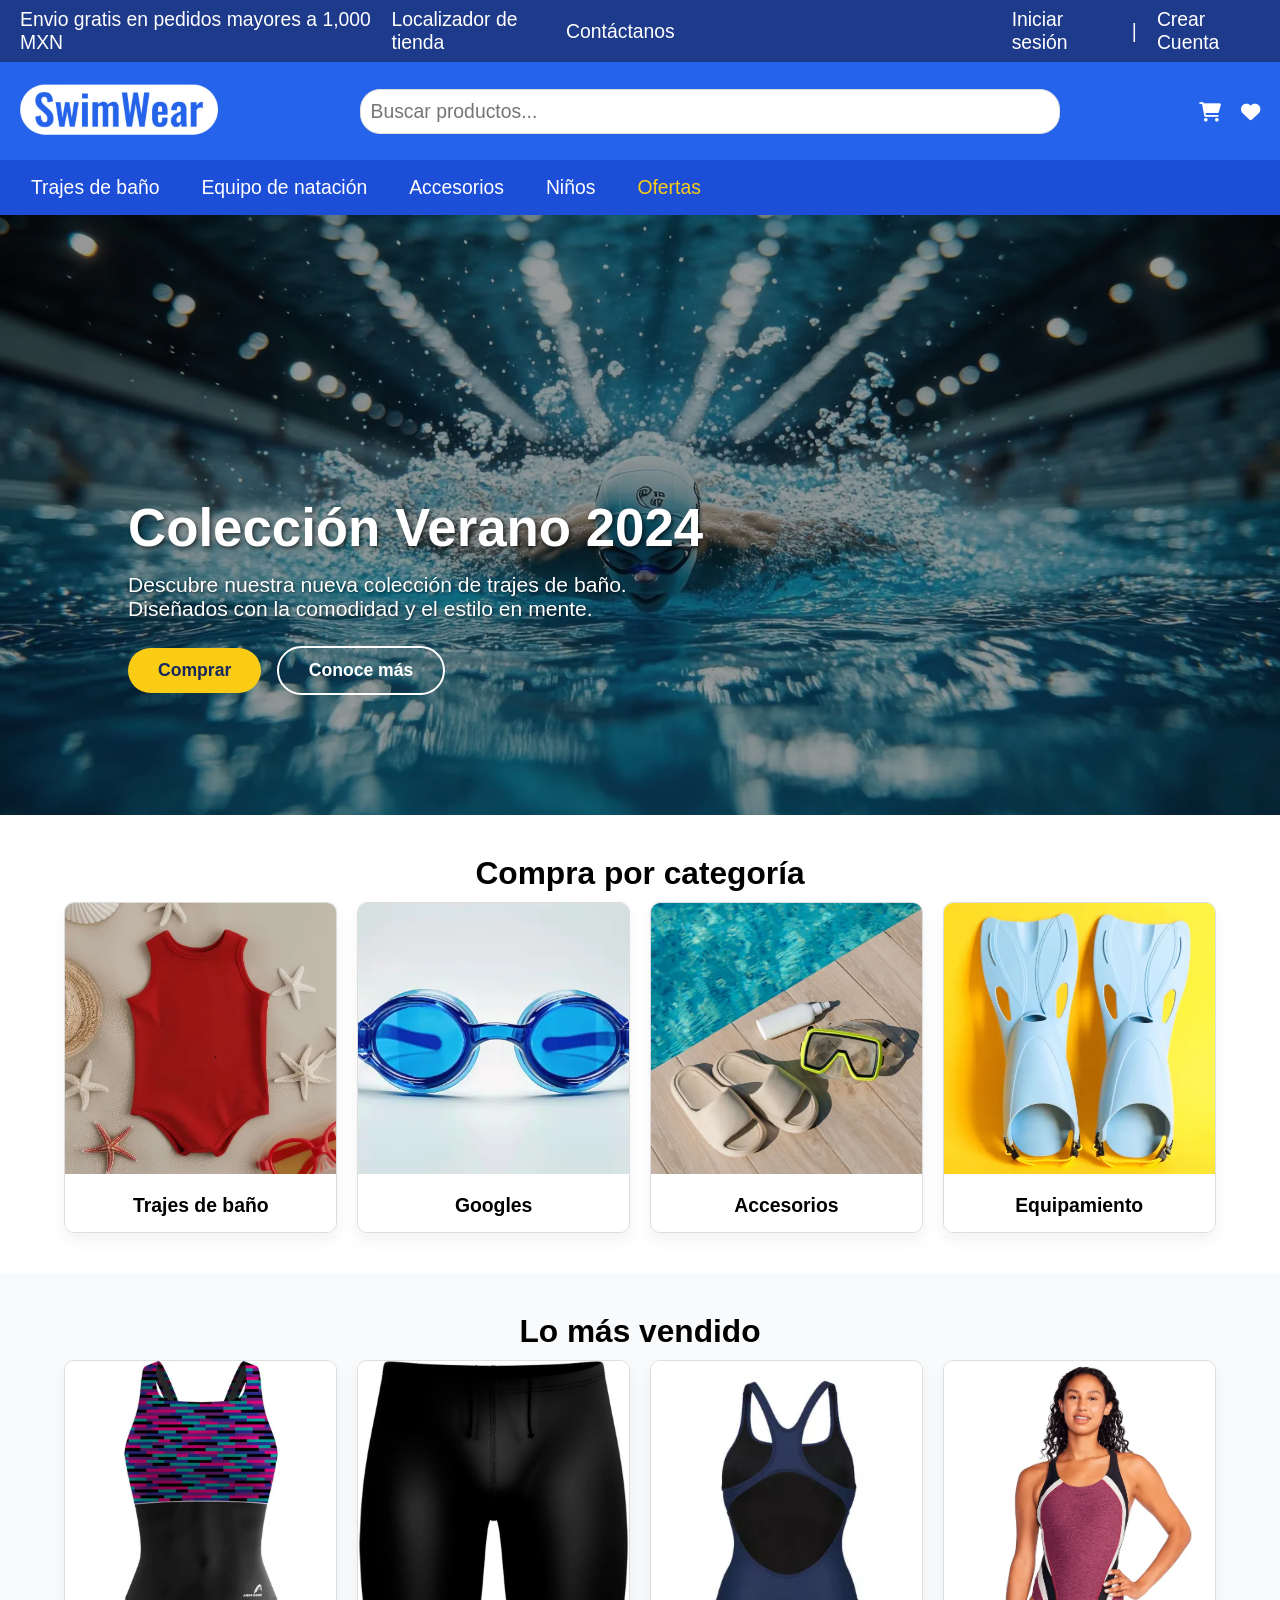
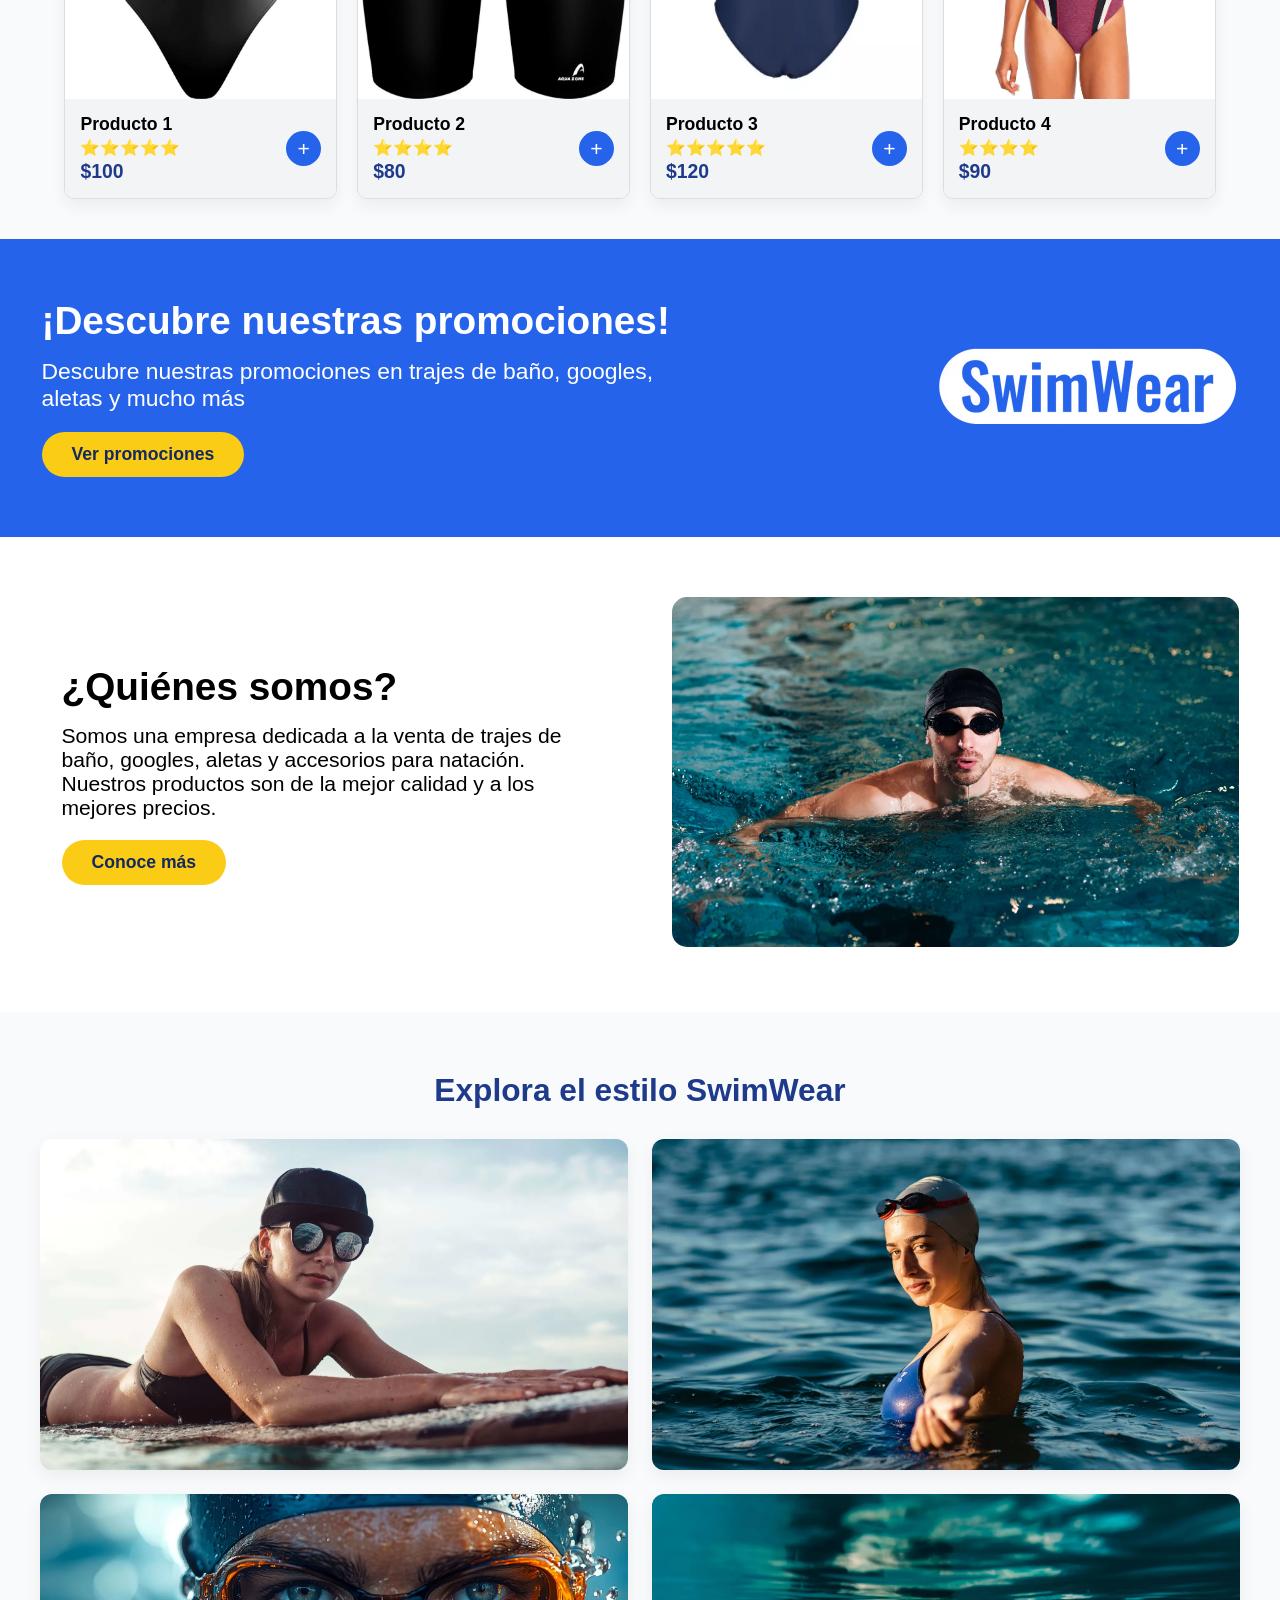
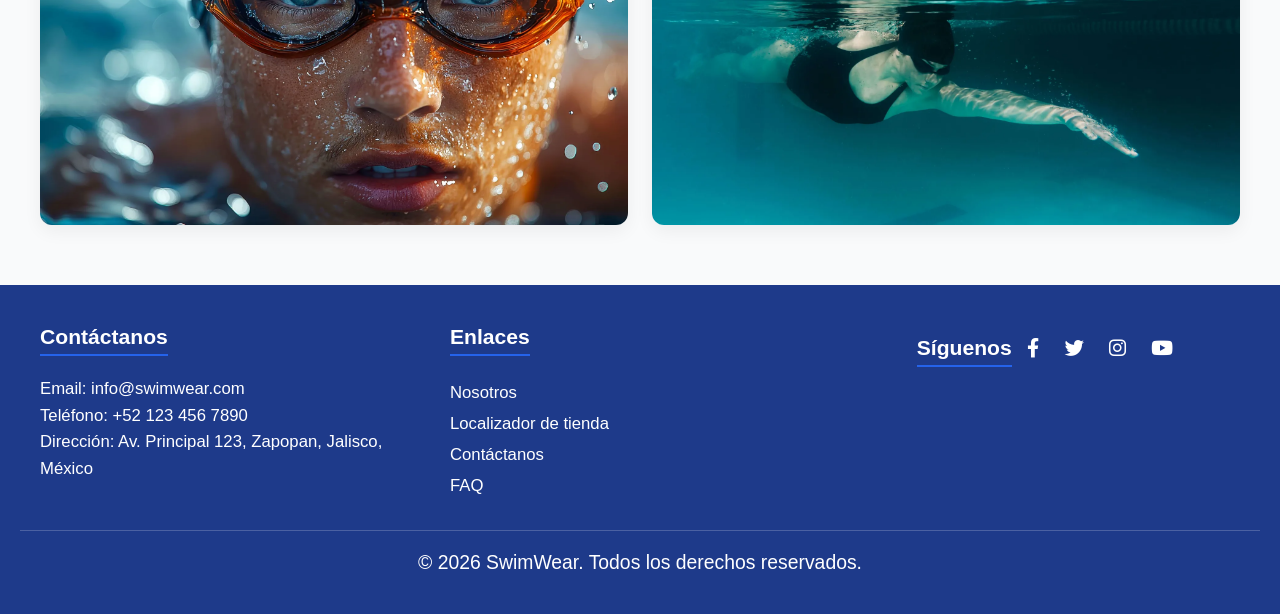
<file: index.html>
<!DOCTYPE html>
<html lang="es">

<head>
    <meta charset="UTF-8">
    <meta name="viewport" content="width=device-width, initial-scale=1.0">
    <title>SwimWear de INTEGRADORA </title>
    <link rel="stylesheet" href="https://cdnjs.cloudflare.com/ajax/libs/font-awesome/6.0.0/css/all.min.css">
    <link rel="stylesheet" href="styles.css">
</head>

<body>
    <!-- Header Section -->
    <header>
        <div class="top-header">
            <div class="header-top-content">
                <div style="margin-right:10px;">Envio gratis en pedidos mayores a 1,000 MXN</div>
                <div class="flex-group">
                    <a href="#" class="text-white">Localizador de tienda</a>
                    <a href="#" class="text-white">Contáctanos</a>
                </div>
                <div class="spacer"> </div>
                <div class="flex-group">
                    <a href="#" class="text-white">Iniciar sesión</a>
                    <span>|</span>
                    <a href="#" class="text-white">Crear Cuenta</a>
                </div>
            </div>
        </div>

        <div class="middle-header">
            <div class="header-middle-content">
                <div class="flex-group">
                    <img src="img/logo.webp" alt="SwimWear Logo" width="200">
                </div>
                <div class="search-bar">
                    <input type="text" placeholder="Buscar productos...">
                </div>
                <div class="flex-group">
                    <a href="#" class="icon-link"><i class="fas fa-shopping-cart"></i></a>
                    <a href="#" class="icon-link"><i class="fas fa-heart"></i></a>
                </div>
            </div>
        </div>

        <nav class="bottom-header">
            <ul class="nav-menu">
                <li>
                    <a href="categoria.html" class="nav-main-link">Trajes de baño</a>
                    <div class="dropdown">
                        <a href="categoria.html">Mujer</a>
                        <a href="categoria.html">Hombre</a>
                        <a href="categoria.html">Niños</a>
                        <a href="categoria.html">Para Competición</a>
                        <a href="categoria.html">Para Surf</a>
                    </div>
                </li>
                <li>Equipo de natación
                    <div class="dropdown">
                        <a href="#">Gorras</a>
                        <a href="#">Googles</a>
                        <a href="#">Ropa de Entrenamiento</a>
                    </div>
                </li>
                <li>Accesorios
                    <div class="dropdown">
                        <a href="#">Sandalias</a>
                        <a href="#">Toallas</a>
                        <a href="#">Maletas</a>
                        <a href="#">Otros</a>
                    </div>
                </li>
                <li>Niños
                    <div class="dropdown">
                        <a href="#">Trajes de baño</a>
                        <a href="#">Accesorios</a>
                    </div>
                </li>
                <li style="color: #facc15;">Ofertas
                    <div class="dropdown">
                        <a href="#">De temporada</a>
                        <a href="#">Outlet</a>
                    </div>
                </li>
            </ul>
        </nav>
    </header>

    <!-- Hero Section con Slider Automático -->
    <section class="hero">
        <div class="hero-slider">
            <!-- Imagen 1 -->
            <div class="hero-slide active"
                style="background-image: linear-gradient(rgba(0, 0, 0, 0.4), rgba(0, 0, 0, 0.4)), url('img/hero.webp');">
                <div class="hero-content">
                    <h1>Colección Verano 2024</h1>
                    <p>Descubre nuestra nueva colección de trajes de baño. Diseñados con la comodidad y el estilo en mente.</p>
                    <a href="categoria.html" class="btn btn-primary">Comprar</a>
                    <a href="#" class="btn btn-secondary">Conoce más</a>
                </div>
            </div>
            <!-- Imagen 2 -->
            <div class="hero-slide"
                style="background-image: linear-gradient(rgba(0, 0, 0, 0.4), rgba(0, 0, 0, 0.4)), url('img/mariposa.webp');">
                <div class="hero-content">
                    <h1>Rendimiento Total</h1>
                    <p>Googles y accesorios tecnológicos para romper tus propias marcas bajo el agua.</p>
                    <a href="categoria.html" class="btn btn-primary">Ver Equipo</a>
                </div>
            </div>
            <!-- Imagen 3 -->
            <div class="hero-slide"
                style="background-image: linear-gradient(rgba(0, 0, 0, 0.4), rgba(0, 0, 0, 0.4)), url('img/surf.webp');">
                <div class="hero-content">
                    <h1>Estilo en la Playa</h1>
                    <p>Diseños exclusivos que combinan la moda urbana con la resistencia deportiva.</p>
                    <a href="categoria.html" class="btn btn-primary">Explorar Ofertas</a>
                </div>
            </div>
        </div>
    </section>

    <!-- Compra por categoría -->
    <section class="category-section">
        <div class="category-header">
            <h2>Compra por categoría</h2>
        </div>
        <div class="category-container">
            <div class="category-box">
                <a href="categoria.html">
                    <img src="img/traje.webp" alt="Categoría Trajes de Baño">
                </a>
                <div class="category-details">
                    <p class="category-title">Trajes de baño</p>
                </div>
            </div>
            <div class="category-box">
                <img src="img/goggles.webp" alt="Categoría Googles">
                <div class="category-details">
                    <p class="category-title">Googles</p>
                </div>
            </div>
            <div class="category-box">
                <img src="img/accesorios.webp" alt="Categoría Accesorios">
                <div class="category-details">
                    <p class="category-title">Accesorios</p>
                </div>
            </div>
            <div class="category-box">
                <img src="img/equipamiento.webp" alt="Categoría Equipamiento">
                <div class="category-details">
                    <p class="category-title">Equipamiento</p>
                </div>
            </div>
        </div>
    </section>

    <!-- Lo mas vendido -->
    <section class="most-sold-items">
        <h2>Lo más vendido</h2>
        <div class="item-container">
            <div class="item-box">
                <img src="img/items/item15.webp" alt="Traje de baño premium">
                <div class="item-details">
                    <div class="item-info">
                        <p class="item-name">Producto 1</p>
                        <p class="item-rating">⭐⭐⭐⭐⭐</p>
                        <p class="item-cost">$100</p>
                    </div>
                    <button class="add-to-cart">+</button>
                </div>
            </div>
            <div class="item-box">
                <img src="img/items/item9.webp" alt="Googles de entrenamiento">
                <div class="item-details">
                    <div class="item-info">
                        <p class="item-name">Producto 2</p>
                        <p class="item-rating">⭐⭐⭐⭐</p>
                        <p class="item-cost">$80</p>
                    </div>
                    <button class="add-to-cart">+</button>
                </div>
            </div>
            <div class="item-box">
                <img src="img/items/item13.webp" alt="Accesorio natación">
                <div class="item-details">
                    <div class="item-info">
                        <p class="item-name">Producto 3</p>
                        <p class="item-rating">⭐⭐⭐⭐⭐</p>
                        <p class="item-cost">$120</p>
                    </div>
                    <button class="add-to-cart">+</button>
                </div>
            </div>
            <div class="item-box">
                <img src="img/items/item7.webp" alt="Aletas ajustables">
                <div class="item-details">
                    <div class="item-info">
                        <p class="item-name">Producto 4</p>
                        <p class="item-rating">⭐⭐⭐⭐</p>
                        <p class="item-cost">$90</p>
                    </div>
                    <button class="add-to-cart">+</button>
                </div>
            </div>
        </div>
    </section>

    <!-- Promociones -->
    <section class="banner-promociones">
        <div class="banner-promociones-content">
            <h2>¡Descubre nuestras promociones!</h2>
            <p>Descubre nuestras promociones en trajes de baño, googles, aletas y mucho más</p>
            <a href="#" class="btn btn-primary">Ver promociones</a>
        </div>
        <div class="banner-promociones-image">
            <img src="img/logo.webp" alt="Promociones de temporada">
        </div>
    </section>

    <!-- Quienes somos -->
    <section class="who-are-we-container">
        <div class="who-are-we-content">
            <h2>¿Quiénes somos?</h2>
            <p>Somos una empresa dedicada a la venta de trajes de baño, googles, aletas y accesorios para natación. Nuestros productos son de la mejor calidad y a los mejores precios.</p>
            <a href="#" class="btn btn-primary">Conoce más</a>
        </div>
        <div class="who-are-we-image">
            <img src="img/about.webp" alt="Instalaciones o equipo SwimWear">
        </div>
    </section>

    <!-- Galería de imagenes -->
    <section class="lifestyle-gallery">
        <h2>Explora el estilo SwimWear</h2>
        <div class="gallery-grid">
            <div class="gallery-item">
                <img src="img/surf.webp" alt="Persona practicando surf en una ola">
            </div>
            <div class="gallery-item">
                <img src="img/female-swimmer.webp" alt="Nadadora entrenando en la alberca">
            </div>
            <div class="gallery-item">
                <img src="img/closeup.webp" alt="Detalle de equipo de natación">
            </div>
            <div class="gallery-item">
                <img src="img/underwater.webp" alt="Fotografía artística bajo el agua">
            </div>
        </div>
    </section>

    <!-- Footer -->
    <footer class="site-footer">
        <div class="footer-content">
            <div class="footer-section contact-info">
                <h3>Contáctanos</h3>
                <p>Email: info@swimwear.com</p>
                <p>Teléfono: +52 123 456 7890</p>
                <p>Dirección: Av. Principal 123, Zapopan, Jalisco, México</p>
            </div>
            <div class="footer-section quick-links">
                <h3>Enlaces</h3>
                <ul>
                    <li><a href="#">Nosotros</a></li>
                    <li><a href="#">Localizador de tienda</a></li>
                    <li><a href="#">Contáctanos</a></li>
                    <li><a href="#">FAQ</a></li>
                </ul>
            </div>
            <div class="footer-section social-media">
                <h3>Síguenos</h3>
                <a href="#"><i class="fab fa-facebook-f"></i></a>
                <a href="#"><i class="fab fa-twitter"></i></a>
                <a href="#"><i class="fab fa-instagram"></i></a>
                <a href="#"><i class="fab fa-youtube"></i></a>
            </div>
        </div>
        <div class="footer-bottom">
            <p>&copy; 2026 SwimWear. Todos los derechos reservados.</p>
        </div>
    </footer>
    <script>
        const slides = document.querySelectorAll('.hero-slide');
        let currentSlide = 0;

        function nextSlide() {
            slides[currentSlide].classList.remove('active');
            currentSlide = (currentSlide + 1) % slides.length;
            slides[currentSlide].classList.add('active');
        }

        setInterval(nextSlide, 5000);
    </script>
</body>

</html>
</file>
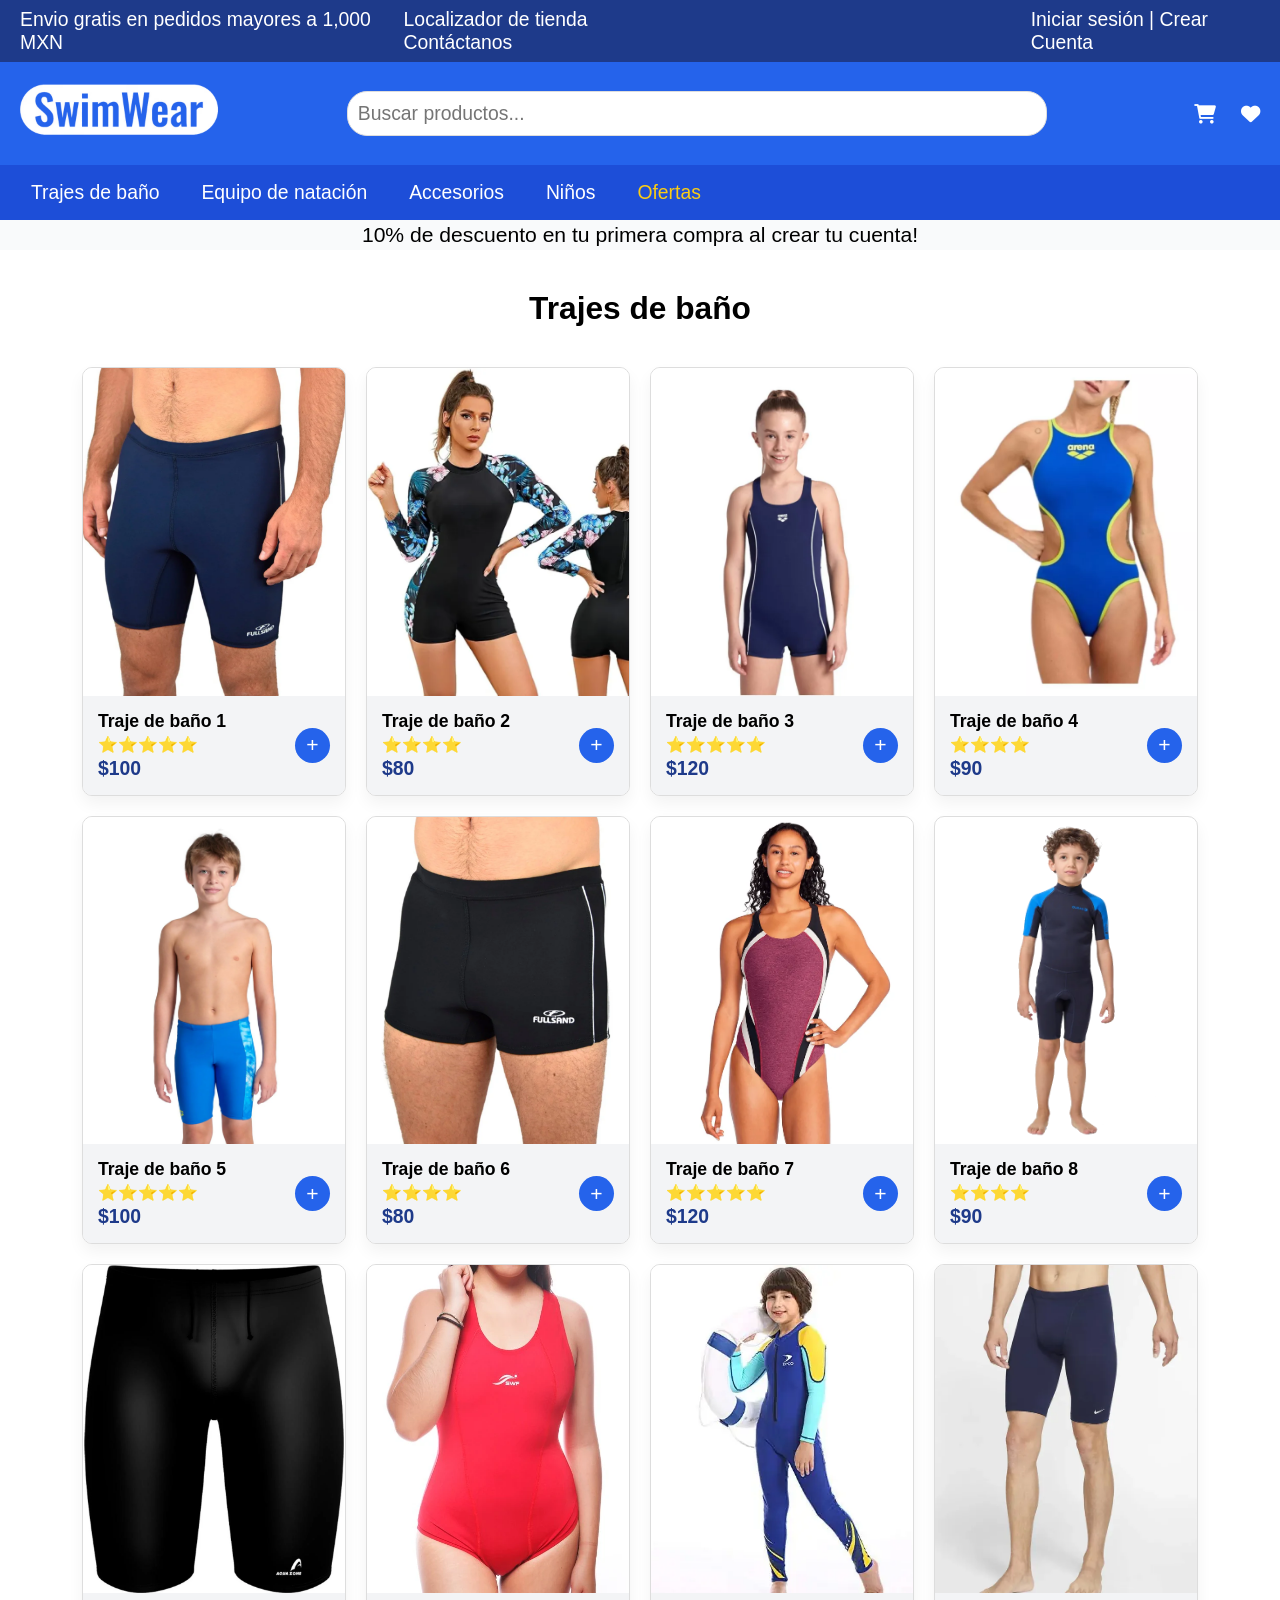
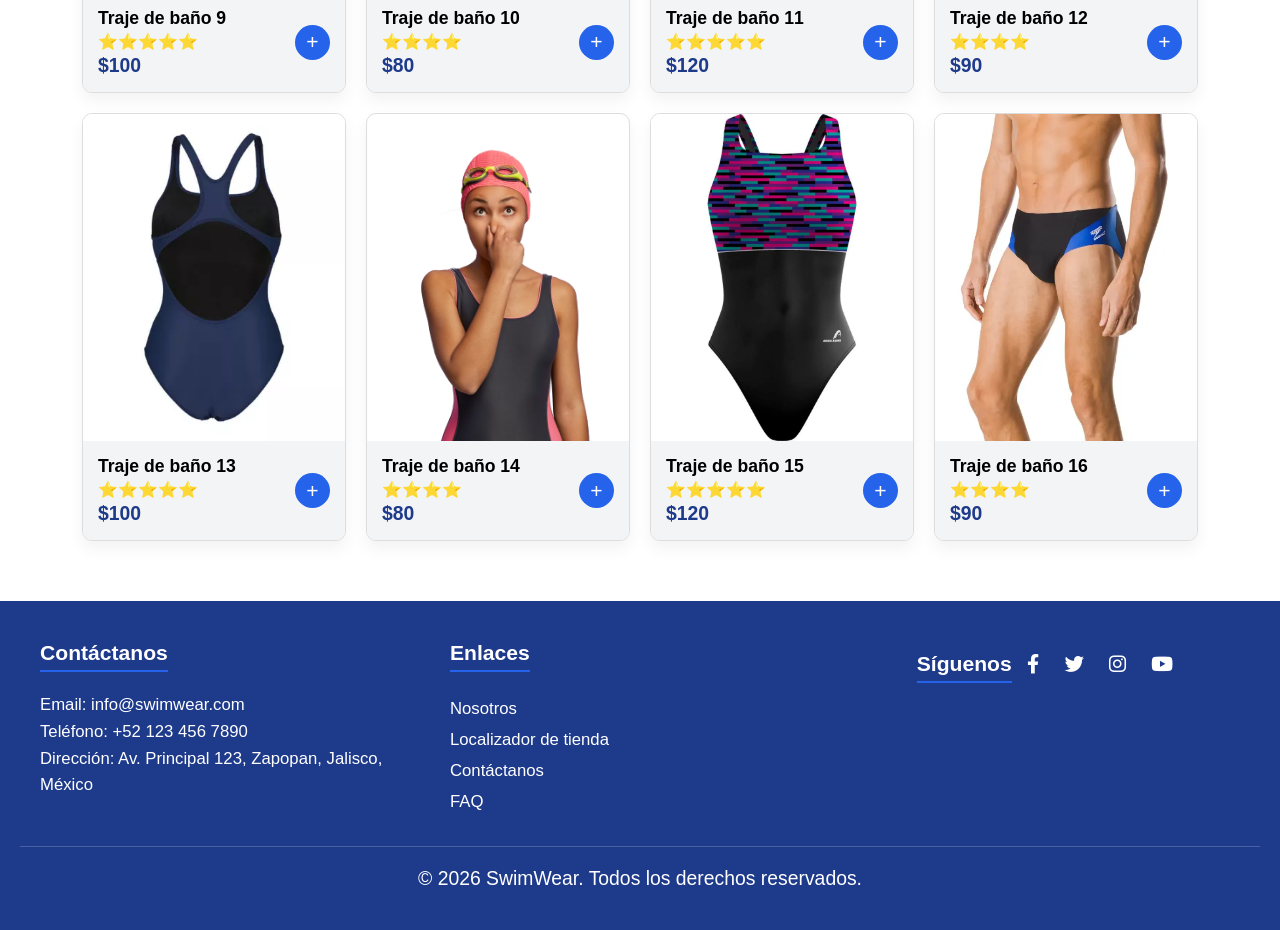
<file: categoria.html>
<!DOCTYPE html>
<html lang="es">

<head>
    <meta charset="UTF-8">
    <meta name="viewport" content="width=device-width, initial-scale=1.0">
    <title>Productos - SwimWear</title>
    <link rel="stylesheet" href="https://cdnjs.cloudflare.com/ajax/libs/font-awesome/6.0.0/css/all.min.css">
    <link rel="stylesheet" href="categoria-styles.css">
</head>

<body>
    <!-- Header Section -->
    <header>
        <div class="top-header">
            <div class="header-top-content">
                <div style="margin-right:10px;">Envio gratis en pedidos mayores a 1,000 MXN</div>
                <div class="flex-group">
                    <a href="#" class="text-white">Localizador de tienda</a>
                    <a href="#" class="text-white">Contáctanos</a>
                </div>
                <div class="spacer"> </div>
                <div class="flex-group">
                    <a href="#" class="text-white">Iniciar sesión</a>
                    <span>|</span>
                    <a href="#" class="text-white">Crear Cuenta</a>
                </div>
            </div>
        </div>

        <div class="middle-header">
            <div class="header-middle-content">
                <div class="flex-group">
                    <a href="index.html">
                        <img src="img/logo.webp" alt="SwimWear Logo" width="200">
                    </a>
                </div>
                <div class="search-bar">
                    <input type="text" placeholder="Buscar productos...">
                </div>
                <div class="flex-group">
                    <a href="#" class="icon-link"><i class="fas fa-shopping-cart"></i></a>
                    <a href="#" class="icon-link"><i class="fas fa-heart"></i></a>
                </div>
            </div>
        </div>

        <nav class="bottom-header">
            <ul class="nav-menu">
                <li>
                    <a href="categoria.html" class="nav-main-link">Trajes de baño</a>
                    <div class="dropdown">
                        <a href="categoria.html">Mujer</a>
                        <a href="categoria.html">Hombre</a>
                        <a href="categoria.html">Niños</a>
                        <a href="categoria.html">Para Competición</a>
                        <a href="categoria.html">Para Surf</a>
                    </div>
                </li>
                <li> Equipo de natación
                    <div class="dropdown">
                        <a href="#">Gorras</a>
                        <a href="#">Googles</a>
                        <a href="#">Ropa de Entrenamiento</a>
                    </div>
                </li>
                <li> Accesorios
                    <div class="dropdown">
                        <a href="#">Sandalias</a>
                        <a href="#">Toallas</a>
                        <a href="#">Maletas</a>
                        <a href="#">Otros</a>
                    </div>
                </li>
                <li> Niños
                    <div class="dropdown">
                        <a href="#">Trajes de baño</a>
                        <a href="#">Accesorios</a>
                    </div>
                </li>
                <li style="color: #facc15;"> Ofertas
                    <div class="dropdown">
                        <a href="#">De temporada</a>
                        <a href="#">Outlet</a>
                    </div>
                </li>
            </ul>
        </nav>
        <div class="banner"> 10% de descuento en tu primera compra al crear tu cuenta!</div>
    </header>

    <!-- Items Section -->
    <section class="category-items">
        <h2>Trajes de baño</h2>
        <div class="item-container">
            <div class="item-box">
                <img src="img/items/item1.webp" alt="Traje de baño de una pieza deportivo">
                <div class="item-details">
                    <div class="item-info">
                        <p class="item-name">Traje de baño 1</p>
                        <p class="item-rating">⭐⭐⭐⭐⭐</p>
                        <p class="item-cost">$100</p>
                    </div>
                    <button class="add-to-cart">+</button>
                </div>
            </div>
            <div class="item-box">
                <img src="img/items/item2.webp" alt="Bermuda de natación para hombre">
                <div class="item-details">
                    <div class="item-info">
                        <p class="item-name">Traje de baño 2</p>
                        <p class="item-rating">⭐⭐⭐⭐</p>
                        <p class="item-cost">$80</p>
                    </div>
                    <button class="add-to-cart">+</button>
                </div>
            </div>
            <div class="item-box">
                <img src="img/items/item3.webp" alt="Traje de baño alta resistencia competición">
                <div class="item-details">
                    <div class="item-info">
                        <p class="item-name">Traje de baño 3</p>
                        <p class="item-rating">⭐⭐⭐⭐⭐</p>
                        <p class="item-cost">$120</p>
                    </div>
                    <button class="add-to-cart">+</button>
                </div>
            </div>
            <div class="item-box">
                <img src="img/items/item4.webp" alt="Traje de baño diseño natación surf">
                <div class="item-details">
                    <div class="item-info">
                        <p class="item-name">Traje de baño 4</p>
                        <p class="item-rating">⭐⭐⭐⭐</p>
                        <p class="item-cost">$90</p>
                    </div>
                    <button class="add-to-cart">+</button>
                </div>
            </div>
            <div class="item-box">
                <img src="img/items/item5.webp" alt="Bañador deportivo mujer dos piezas">
                <div class="item-details">
                    <div class="item-info">
                        <p class="item-name">Traje de baño 5</p>
                        <p class="item-rating">⭐⭐⭐⭐⭐</p>
                        <p class="item-cost">$100</p>
                    </div>
                    <button class="add-to-cart">+</button>
                </div>
            </div>
            <div class="item-box">
                <img src="img/items/item6.webp" alt="Short de baño secado rápido">
                <div class="item-details">
                    <div class="item-info">
                        <p class="item-name">Traje de baño 6</p>
                        <p class="item-rating">⭐⭐⭐⭐</p>
                        <p class="item-cost">$80</p>
                    </div>
                    <button class="add-to-cart">+</button>
                </div>
            </div>
            <div class="item-box">
                <img src="img/items/item7.webp" alt="Traje de baño profesional entrenamiento">
                <div class="item-details">
                    <div class="item-info">
                        <p class="item-name">Traje de baño 7</p>
                        <p class="item-rating">⭐⭐⭐⭐⭐</p>
                        <p class="item-cost">$120</p>
                    </div>
                    <button class="add-to-cart">+</button>
                </div>
            </div>
            <div class="item-box">
                <img src="img/items/item8.webp" alt="Traje de baño infantil protección solar">
                <div class="item-details">
                    <div class="item-info">
                        <p class="item-name">Traje de baño 8</p>
                        <p class="item-rating">⭐⭐⭐⭐</p>
                        <p class="item-cost">$90</p>
                    </div>
                    <button class="add-to-cart">+</button>
                </div>
            </div>
            <div class="item-box">
                <img src="img/items/item9.webp" alt="Traje de baño estampado veraniego">
                <div class="item-details">
                    <div class="item-info">
                        <p class="item-name">Traje de baño 9</p>
                        <p class="item-rating">⭐⭐⭐⭐⭐</p>
                        <p class="item-cost">$100</p>
                    </div>
                    <button class="add-to-cart">+</button>
                </div>
            </div>
            <div class="item-box">
                <img src="img/items/item10.webp" alt="Jamer de competencia hidrodinámico">
                <div class="item-details">
                    <div class="item-info">
                        <p class="item-name">Traje de baño 10</p>
                        <p class="item-rating">⭐⭐⭐⭐</p>
                        <p class="item-cost">$80</p>
                    </div>
                    <button class="add-to-cart">+</button>
                </div>
            </div>
            <div class="item-box">
                <img src="img/items/item11.webp" alt="Traje de baño confort playa">
                <div class="item-details">
                    <div class="item-info">
                        <p class="item-name">Traje de baño 11</p>
                        <p class="item-rating">⭐⭐⭐⭐⭐</p>
                        <p class="item-cost">$120</p>
                    </div>
                    <button class="add-to-cart">+</button>
                </div>
            </div>
            <div class="item-box">
                <img src="img/items/item12.webp" alt="Traje de baño juvenil natación libre">
                <div class="item-details">
                    <div class="item-info">
                        <p class="item-name">Traje de baño 12</p>
                        <p class="item-rating">⭐⭐⭐⭐</p>
                        <p class="item-cost">$90</p>
                    </div>
                    <button class="add-to-cart">+</button>
                </div>
            </div>
            <div class="item-box">
                <img src="img/items/item13.webp" alt="Traje de baño estilo neopreno surf">
                <div class="item-details">
                    <div class="item-info">
                        <p class="item-name">Traje de baño 13</p>
                        <p class="item-rating">⭐⭐⭐⭐⭐</p>
                        <p class="item-cost">$100</p>
                    </div>
                    <button class="add-to-cart">+</button>
                </div>
            </div>
            <div class="item-box">
                <img src="img/items/item14.webp" alt="Bañador clásico natación">
                <div class="item-details">
                    <div class="item-info">
                        <p class="item-name">Traje de baño 14</p>
                        <p class="item-rating">⭐⭐⭐⭐</p>
                        <p class="item-cost">$80</p>
                    </div>
                    <button class="add-to-cart">+</button>
                </div>
            </div>
            <div class="item-box">
                <img src="img/items/item15.webp" alt="Traje de baño resistente al cloro">
                <div class="item-details">
                    <div class="item-info">
                        <p class="item-name">Traje de baño 15</p>
                        <p class="item-rating">⭐⭐⭐⭐⭐</p>
                        <p class="item-cost">$120</p>
                    </div>
                    <button class="add-to-cart">+</button>
                </div>
            </div>
            <div class="item-box">
                <img src="img/items/item16.webp" alt="Traje de baño recreativo natación">
                <div class="item-details">
                    <div class="item-info">
                        <p class="item-name">Traje de baño 16</p>
                        <p class="item-rating">⭐⭐⭐⭐</p>
                        <p class="item-cost">$90</p>
                    </div>
                    <button class="add-to-cart">+</button>
                </div>
            </div>
        </div>
    </section>

    <!-- Footer Section -->
    <footer class="site-footer">
        <div class="footer-content">
            <div class="footer-section contact-info">
                <h3>Contáctanos</h3>
                <p>Email: info@swimwear.com</p>
                <p>Teléfono: +52 123 456 7890</p>
                <p>Dirección: Av. Principal 123, Zapopan, Jalisco, México</p>
            </div>
            <div class="footer-section quick-links">
                <h3>Enlaces</h3>
                <ul>
                    <li><a href="#">Nosotros</a></li>
                    <li><a href="#">Localizador de tienda</a></li>
                    <li><a href="#">Contáctanos</a></li>
                    <li><a href="#">FAQ</a></li>
                </ul>
            </div>
            <div class="footer-section social-media">
                <h3>Síguenos</h3>
                <a href="#"><i class="fab fa-facebook-f"></i></a>
                <a href="#"><i class="fab fa-twitter"></i></a>
                <a href="#"><i class="fab fa-instagram"></i></a>
                <a href="#"><i class="fab fa-youtube"></i></a>
            </div>
        </div>
        <div class="footer-bottom">
            <p>&copy; 2026 SwimWear. Todos los derechos reservados.</p>
        </div>
    </footer>
</body>

</html>
</file>
<file: styles.css>
* {
    font-family: Arial, Helvetica, sans-serif;
    margin: 0;
    padding: 0;
    box-sizing: border-box;
    font-size: 1.1rem;
}

/* Top Header Styles */
.top-header {
    background-color: #1e3a8a;
    color: white;
    padding: 8px 20px;
    font-size: 0.9rem;
}

.spacer {
    display: block;
    width: 30%;
}

.header-top-content {
    display: flex;
    justify-content: space-between;
    align-items: center;
    margin: 0 auto;
    width: 100%;
}

.text-white {
    color: white;
    text-decoration: none;
}

.text-white:hover {
    text-decoration: underline;
}

/* Middle Header Styles */
.middle-header {
    padding: 20px;
    background-color: #2563eb;
}

.header-middle-content {
    display: flex;
    align-items: center;
    justify-content: space-between;
    margin: 0 auto;
    width: 100%;
}

.search-bar {
    width: 65%;
    flex-grow: 1;
    margin: 0 30px;
}

.search-bar input {
    display: block;
    width: 100%;
    max-width: 700px;
    padding: 10px;
    border: 1px solid #ddd;
    border-radius: 20px;
    margin: 0 auto;
}

/* Bottom Header Styles */
.bottom-header {
    background-color: #1d4ed8;
    padding: 15px 0;
}

.nav-menu {
    margin: 0;
    margin-left: 30px;
    display: flex;
    justify-content: flex-start;
    gap: 40px;
    list-style: none;
    padding: 0;
    color: white;
}

.nav-main-link {
    color: white;
    text-decoration: none;
    display: inline-block;
    width: 100%;
    height: 100%;
}

.nav-main-link:hover {
    color: #facc15;
}

.nav-menu>li {
    position: relative;
    padding: 10px 15px;
    margin: -10px -15px;
    border-radius: 5px;
    cursor: pointer;
    transition: background-color 0.3s ease, border 0.3s ease;
    border: 1px solid transparent;
}

.nav-menu>li:hover {
    background-color: #1e40af;
    border: 1px solid #facc15;
}

.nav-menu li:hover .dropdown {
    display: block;
}

.dropdown {
    display: none;
    position: absolute;
    top: 100%;
    left: 0;
    background-color: white;
    box-shadow: 0 8px 16px rgba(0, 0, 0, 0.15);
    min-width: 220px;
    z-index: 10;
    padding: 5px 0;
    border-radius: 0 0 5px 5px;
    border: 1px solid #1e40af;
}

.dropdown a {
    display: block;
    padding: 12px 20px;
    color: #1e3a8a;
    text-decoration: none;
    font-size: 0.95rem;
    transition: background-color 0.2s ease, color 0.2s ease;
}

.dropdown a:hover {
    background-color: #f3f4f6;
    color: #2563eb;
    font-weight: bold;
}

/* Banner */
.banner {
    font-size: 1.2rem;
    width: 100%;
    height: 30px;
    background-color: #f9fafb;
    text-align: center;
    align-content: center;
    font-weight: 200;
}

/* Slider del Hero con transiciones */
.hero {
    height: 600px;
    position: relative;
    overflow: hidden;
    width: 100%;
    background-color: #000;
}

.hero-slider {
    width: 100%;
    height: 100%;
    position: relative;
}

.hero-slide {
    position: absolute;
    top: 0;
    left: 0;
    width: 100%;
    height: 100%;
    opacity: 0;
    transition: opacity 1s ease-in-out; /* Transición suave de 1 segundo */
    background-size: cover;
    background-position: center;
    z-index: 1;
}

/* La clase active hace visible la imagen actual */
.hero-slide.active {
    opacity: 1;
    z-index: 2;
}

.hero-content {
    position: absolute;
    left: 10%;
    bottom: 20%;
    color: #ffffff;
    text-align: left;
    max-width: 600px;
}

.hero-content h1 {
    font-size: 3rem;
    font-weight: bold;
    margin-bottom: 15px;
    text-shadow: 2px 2px 4px rgba(0, 0, 0, 0.6);
}

.hero-content p {
    font-size: 1.2rem;
    font-weight: 300;
    margin-bottom: 25px;
    text-shadow: 1px 1px 3px rgba(0, 0, 0, 0.6);
}

/* Sección de Galería en formato de Pares (16:9) */
.lifestyle-gallery {
    padding: 60px 20px;
    background-color: #f9fafb;
    text-align: center;
}

.lifestyle-gallery h2 {
    font-size: 1.8rem;
    margin-bottom: 30px;
    color: #1e3a8a;
}

.gallery-grid {
    display: flex;
    flex-wrap: wrap;
    justify-content: center;
    gap: 24px;
    max-width: 1200px;
    margin: 0 auto;
}

.gallery-item {
    width: calc(50% - 12px); /* Crea un par perfecto por fila tomando en cuenta el gap */
    border-radius: 12px;
    overflow: hidden;
    box-shadow: 0 6px 18px rgba(0, 0, 0, 0.06);
}

.gallery-item img {
    width: 100%;
    height: auto;
    display: block;
    aspect-ratio: 16 / 9;
    object-fit: cover;
    transition: transform 0.4s ease;
}

.gallery-item img:hover {
    transform: scale(1.04);
}

/* Utility Styles */
.flex-group {
    display: flex;
    align-items: center;
    gap: 20px;
}

.logo {
    font-size: 1.5rem;
    font-weight: bold;
    color: white;
}

.icon-link {
    color: #ffffff;
    text-decoration: none;
    font-size: 1.3rem;
    transition: color 0.2s;
}

.icon-link:hover {
    color: #facc15;
}

.btn {
    padding: 12px 30px;
    border-radius: 25px;
    text-decoration: none;
    font-weight: bold;
    display: inline-block;
    margin-right: 10px;
    font-size: 1rem;
    transition: transform 0.2s;
}

.btn:hover {
    transform: scale(1.05);
}

.btn-primary {
    background-color: #facc15;
    color: #152960;
}

.btn-secondary {
    background-color: transparent;
    color: white;
    border: 2px solid white;
}

/* Shop by category */
.category-header h2 {
    font-size: 1.8rem;
    text-align: center;
    margin-bottom: 10px;
}

.category-section {
    padding: 40px 20px;
}

.category-container {
    display: flex;
    flex-wrap: wrap;
    justify-content: center;
    gap: 20px;
}

.category-box {
    width: 22%;
    border: 1px solid #ddd;
    border-radius: 10px;
    overflow: hidden;
    position: relative;
    box-shadow: 0 8px 16px rgba(0, 0, 0, 0.05);
    transition: transform 0.3s ease;
}

.category-box:hover {
    transform: translateY(-5px);
}

.category-box img {
    width: 100%;
    height: auto;
    object-fit: cover;
    aspect-ratio: 1 / 1;
}

.category-details {
    display: flex;
    justify-content: center;
    align-items: center;
    padding: 15px;
    background-color: white;
}

.category-title {
    font-weight: bold;
}

/* Lo mas vendido */
.most-sold-items h2 {
    font-size: 1.8rem;
    text-align: center;
    margin-bottom: 10px;
}

.most-sold-items {
    padding: 40px 20px;
    background-color: #f9fafb;
}

.item-container {
    display: flex;
    flex-wrap: wrap;
    justify-content: center;
    gap: 20px;
}

.item-box {
    width: 22%;
    border: 1px solid #ddd;
    border-radius: 10px;
    overflow: hidden;
    position: relative;
    box-shadow: 0 8px 16px rgba(0, 0, 0, 0.05);
    display: flex;
    flex-direction: column;
    justify-content: space-between;
    background-color: white;
    transition: transform 0.3s ease;
}

.item-box:hover {
    transform: translateY(-5px);
}

.item-box img {
    width: 100%;
    height: auto;
    aspect-ratio: 4 / 5;
    object-fit: cover;
}

.item-details {
    display: flex;
    justify-content: space-between;
    align-items: center;
    padding: 15px;
    background-color: #f3f4f6;
}

.item-info {
    text-align: left;
}

.item-name {
    font-weight: bold;
    font-size: 1rem;
}

.item-rating {
    color: #ffcc00;
    font-size: 0.9rem;
    margin: 3px 0;
}

.item-cost {
    font-weight: bold;
    color: #1e3a8a;
}

.add-to-cart {
    background-color: #2563eb;
    color: white;
    border: none;
    border-radius: 50%;
    width: 35px;
    height: 35px;
    font-size: 1.2rem;
    cursor: pointer;
    transition: background-color 0.2s;
}

.add-to-cart:hover {
    background-color: #1d4ed8;
}

/* Banner Promociones */
.banner-promociones {
    background-color: #2563eb;
    padding: 60px 10px;
    display: flex;
    justify-content: space-around;
    align-items: center;
}

.banner-promociones-content {
    color: white;
    text-align: left;
    max-width: 50%;
}

.banner-promociones-content h2 {
    font-size: 2.2rem;
    margin-bottom: 15px;
}

.banner-promociones-content p {
    font-size: 1.3rem;
    font-weight: 200;
    margin-bottom: 20px;
}

.banner-promociones-image {
    display: flex;
    align-items: center;
    justify-content: flex-end;
    width: 40%;
}

.banner-promociones-image img {
    max-width: 80%;
    height: auto;
}

/* Quienes somos */
.who-are-we-container {
    display: flex;
    align-items: center;
    padding: 60px 10px;
    justify-content: space-around;
}

.who-are-we-content {
    padding: 20px;
    text-align: left;
    width: 45%;
}

.who-are-we-content h2 {
    font-size: 2.2rem;
    margin-bottom: 15px;
}

.who-are-we-content p {
    max-width: 50ch;
    font-size: 1.2rem;
    font-weight: 200;
    margin-bottom: 20px;
}

.who-are-we-image {
    width: 45%;
}

.who-are-we-image img {
    width: 100%;
    height: 350px;
    object-fit: cover;
    border-radius: 15px;
}

/*  Galery section  */
.lifestyle-gallery {
    padding: 60px 20px;
    background-color: #f9fafb;
    text-align: center;
}

.lifestyle-gallery h2 {
    font-size: 1.8rem;
    margin-bottom: 30px;
    color: #1e3a8a;
}

.gallery-grid {
    display: flex;
    flex-wrap: wrap;
    justify-content: center;
    gap: 24px;
    max-width: 1200px;
    margin: 0 auto;
}

.gallery-item {
    width: calc(50% - 12px); 
    border-radius: 12px;
    overflow: hidden;
    box-shadow: 0 6px 18px rgba(0, 0, 0, 0.06);
}

.gallery-item img {
    width: 100%;
    height: auto;
    display: block;
    aspect-ratio: 16 / 9;
    object-fit: cover;
    transition: transform 0.4s ease;
}

.gallery-item img:hover {
    transform: scale(1.04);
}

/* Footer */
.site-footer {
    background-color: #1e3a8a;
    color: white;
    padding: 40px 20px;
}

.footer-content {
    display: flex;
    justify-content: space-around;
    flex-wrap: wrap;
    gap: 30px;
    max-width: 1200px;
    margin: 0 auto 30px auto;
}

.footer-section {
    flex: 1;
    min-width: 220px;
    text-align: left;
}

.footer-section h3 {
    margin-bottom: 20px;
    font-size: 1.2rem;
    border-bottom: 2px solid #2563eb;
    padding-bottom: 5px;
    display: inline-block;
}

.footer-section p,
.footer-section ul,
.footer-section a {
    font-size: 0.95rem;
    line-height: 1.6;
}

.footer-section ul {
    list-style: none;
    padding: 0;
}

.footer-section a {
    color: white;
    text-decoration: none;
}

.footer-section a:hover {
    color: #facc15;
    text-decoration: underline;
}

.social-media {
    text-align: center;
}

.social-media a {
    margin: 0 10px;
    font-size: 1.5rem;
    transition: color 0.2s;
}

.social-media a:hover {
    color: #facc15;
}

.footer-bottom {
    margin-top: 20px;
    border-top: 1px solid rgba(255, 255, 255, 0.2);
    padding-top: 20px;
    text-align: center;
    font-size: 0.9rem;
}

/* ==========================================================================
                                RESPONSIVE STYLES
   ========================================================================== */

@media (max-width: 768px) {

    .header-top-content {
        flex-direction: column;
        gap: 12px;
        text-align: center;
    }

    .header-top-content .flex-group {
        gap: 25px;
    }

    .spacer {
        display: none;
    }

    .header-middle-content {
        flex-direction: column;
        gap: 18px;
    }

    .search-bar {
        width: 100%;
        margin: 0;
    }

    /* Menú de navegación  */
    .nav-menu {
        flex-direction: column;
        align-items: center;
        margin-left: 0;
        gap: 15px;
    }

    .nav-menu>li {
        width: 100%;
        text-align: center;
        margin: 0;
        padding: 8px;
    }

    .dropdown {
        position: relative;
        width: 100%;
        box-shadow: none;
        border: none;
        background-color: #1e40af;
    }

    .dropdown a {
        color: white;
        text-align: center;
    }

    .dropdown a:hover {
        background-color: #2563eb;
        color: white;
    }

    /* Grillas */
    .item-box,
    .category-box {
        width: 46%;
    }

    /* Hero section */
    .hero {
        height: 500px;
    }
    
    .hero-content {
        left: 50%;
        transform: translateX(-50%);
        text-align: center;
        width: 90%;
    }

    .hero-content h1 {
        font-size: 2.2rem;
    }
    /* Gallery section */
    .gallery-item {
        width: 100%; 
    }
    /* Banner section */
    .banner-promociones {
        flex-direction: column;
        gap: 30px;
        text-align: center;
    }

    .banner-promociones-content {
        max-width: 100%;
        text-align: center;
    }

    .banner-promociones-image {
        width: 60%;
        justify-content: center;
    }

    .who-are-we-container {
        flex-direction: column;
        gap: 30px;
    }

    .who-are-we-content,
    .who-are-we-image {
        width: 100%;
        text-align: center;
    }

    .who-are-we-content p {
        margin: 0 auto 20px auto;
    }
}

@media (max-width: 480px) {

    .item-box,
    .category-box {
        width: 100%;
    }

    .category-box img,
    .item-box img {
        height: 220px;
    }

    .hero {
        height: 420px;
    }

    .hero-content h1 {
        font-size: 1.8rem;
    }

    .banner-promociones-image {
        width: 80%;
    }

    .footer-section {
        text-align: center;
    }

    .footer-section h3 {
        display: block;
        width: fit-content;
        margin: 0 auto 15px auto;
    }
}
</file>
<file: categoria-styles.css>
* {
    font-family: Arial, Helvetica, sans-serif;
    margin: 0;
    padding: 0;
    box-sizing: border-box;
    font-size: 1.1rem;
}

/* Top Header Styles */
.top-header {
    background-color: #1e3a8a;
    color: white;
    padding: 8px 20px;
    font-size: 0.9rem;
}

.spacer {
    display: block;
    width: 30%;
}

.header-top-content {
    display: flex;
    justify-content: space-between;
    align-items: center;
    margin: 0 auto;
    width: 100%;
}

.text-white {
    color: white;
    text-decoration: none;
}

.text-white:hover {
    text-decoration: underline;
}

/* Middle Header Styles */
.middle-header {
    padding: 20px;
    background-color: #2563eb;
}

.header-middle-content {
    display: flex;
    align-items: center;
    justify-content: space-between;
    margin: 0 auto;
    width: 100%;
}

.search-bar {
    width: 65%;
    flex-grow: 1;
    margin: 0 30px;
}

.search-bar input {
    display: block;
    width: 100%;
    max-width: 700px;
    padding: 10px;
    border: 1px solid #ddd;
    border-radius: 20px;
    margin: 0 auto;
}

.icon-link {
    color: #ffffff;
    text-decoration: none;
    font-size: 1.3rem;
    margin-left: 20px;
    transition: color 0.2s;
}

.icon-link:hover {
    color: #facc15;
}

/* Bottom Header Styles */
.bottom-header {
    background-color: #1d4ed8;
    padding: 15px 0;
}

.nav-menu {
    margin: 0;
    margin-left: 30px;
    display: flex;
    justify-content: flex-start;
    gap: 40px;
    list-style: none;
    padding: 0;
    color: white;
}

.nav-menu > li {
    position: relative;
    padding: 10px 15px;
    margin: -10px -15px;
    border-radius: 5px;
    cursor: pointer;
    transition: background-color 0.3s ease, border 0.3s ease;
    border: 1px solid transparent;
}

.nav-menu > li:hover {
    background-color: #1e40af;
    border: 1px solid #facc15;
}

.nav-menu li:hover .dropdown {
    display: block;
}

.dropdown {
    display: none;
    position: absolute;
    top: 100%;
    left: 0;
    background-color: white;
    box-shadow: 0 8px 16px rgba(0, 0, 0, 0.15);
    min-width: 220px;
    z-index: 10;
    padding: 5px 0;
    border-radius: 0 0 5px 5px;
    border: 1px solid #1e40af;
}

.dropdown a {
    display: block;
    padding: 12px 20px;
    color: #1e3a8a;
    text-decoration: none;
    font-size: 0.95rem;
    transition: background-color 0.2s ease, color 0.2s ease;
}

.dropdown a:hover {
    background-color: #f3f4f6;
    color: #2563eb;
    font-weight: bold;
}

.nav-main-link {
    color: white;
    text-decoration: none;
    display: inline-block;
    width: 100%;
    height: 100%;
}

.nav-main-link:hover {
    color: #facc15;
}

/* Banner */
.banner {
    font-size: 1.2rem;
    width: 100%;
    height: 30px;
    background-color: #f9fafb;
    text-align: center;
    align-content: center;
    font-weight: 200;
}

/* Category Items Section */
.category-items {
    padding: 40px 20px;
    text-align: center;
}

.category-items h2 {
    font-size: 1.8rem;
    margin-bottom: 20px;
}

.item-container {
    display: flex;
    flex-wrap: wrap;
    justify-content: center;
    gap: 20px;
    padding: 20px;
}

.item-box {
    width: 22%;
    border: 1px solid #ddd;
    border-radius: 10px;
    overflow: hidden;
    position: relative;
    box-shadow: 0 8px 16px rgba(0, 0, 0, 0.05);
    display: flex;
    flex-direction: column;
    justify-content: space-between;
    background-color: white;
    transition: transform 0.3s ease;
}

.item-box:hover {
    transform: translateY(-5px);
}

.item-box img {
    width: 100%;
    height: auto;
    object-fit: cover;
    aspect-ratio: 4 / 5;
}

.item-details {
    display: flex;
    justify-content: space-between;
    align-items: center;
    padding: 15px;
    background-color: #f3f4f6;
}

.item-info {
    text-align: left;
}

.item-name {
    font-weight: bold;
    font-size: 1rem;
}

.item-rating {
    color: #ffcc00;
    font-size: 0.9rem;
    margin: 3px 0;
}

.item-cost {
    font-weight: bold;
    color: #1e3a8a;
}

.add-to-cart {
    background-color: #2563eb;
    color: white;
    border: none;
    border-radius: 50%;
    width: 35px;
    height: 35px;
    font-size: 1.2rem;
    cursor: pointer;
    transition: background-color 0.2s;
}

.add-to-cart:hover {
    background-color: #1d4ed8;
}

/* Footer */
.site-footer {
    background-color: #1e3a8a;
    color: white;
    padding: 40px 20px;
}

.footer-content {
    display: flex;
    justify-content: space-around;
    flex-wrap: wrap;
    gap: 30px;
    max-width: 1200px;
    margin: 0 auto 30px auto;
}

.footer-section {
    flex: 1;
    min-width: 220px;
    text-align: left;
}

.footer-section h3 {
    margin-bottom: 20px;
    font-size: 1.2rem;
    border-bottom: 2px solid #2563eb;
    padding-bottom: 5px;
    display: inline-block;
}

.footer-section p, .footer-section ul, .footer-section a {
    font-size: 0.95rem;
    line-height: 1.6;
}

.footer-section ul {
    list-style: none;
    padding: 0;
}

.footer-section a {
    color: white;
    text-decoration: none;
}

.footer-section a:hover {
    color: #facc15;
    text-decoration: underline;
}

.social-media {
    text-align: center;
}

.social-media a {
    margin: 0 10px;
    font-size: 1.5rem;
    transition: color 0.2s;
}

.social-media a:hover {
    color: #facc15;
}

.footer-bottom {
    margin-top: 20px;
    border-top: 1px solid rgba(255, 255, 255, 0.2);
    padding-top: 20px;
    text-align: center;
    font-size: 0.9rem;
}

/* Responsive Styles */
@media (max-width: 768px) {
    .header-top-content {
        flex-direction: column;
        gap: 12px;
        text-align: center;
    }

    .header-top-content .flex-group {
        gap: 25px;
    }

    .spacer {
        display: none;
    }

    .header-middle-content {
        flex-direction: column;
        gap: 18px;
    }

    .search-bar {
        width: 100%;
        margin: 0;
    }

    .nav-menu {
        flex-direction: column;
        align-items: center;
        margin-left: 0;
        gap: 15px;
    }

    .nav-menu > li {
        width: 100%;
        text-align: center;
        margin: 0;
        padding: 8px;
    }

    .dropdown {
        position: relative;
        width: 100%;
        box-shadow: none;
        border: none;
        background-color: #1e40af;
    }

    .dropdown a {
        color: white;
        text-align: center;
    }

    .dropdown a:hover {
        background-color: #2563eb;
        color: white;
    }

    .item-container {
        flex-wrap: wrap;
    }

    .item-box {
        width: 46%;
        margin-bottom: 20px;
    }

    .top-header {
        font-size: 0.8rem;
    }
}

@media (max-width: 480px) {
    .top-header, .middle-header, .bottom-header {
        padding: 10px;
    }

    .item-box {
        width: 100%;
    }

    .item-box img {
        height: 220px;
    }

    .footer-section {
        text-align: center;
    }
    
    .footer-section h3 {
        display: block;
        width: fit-content;
        margin: 0 auto 15px auto;
    }
}
</file>
